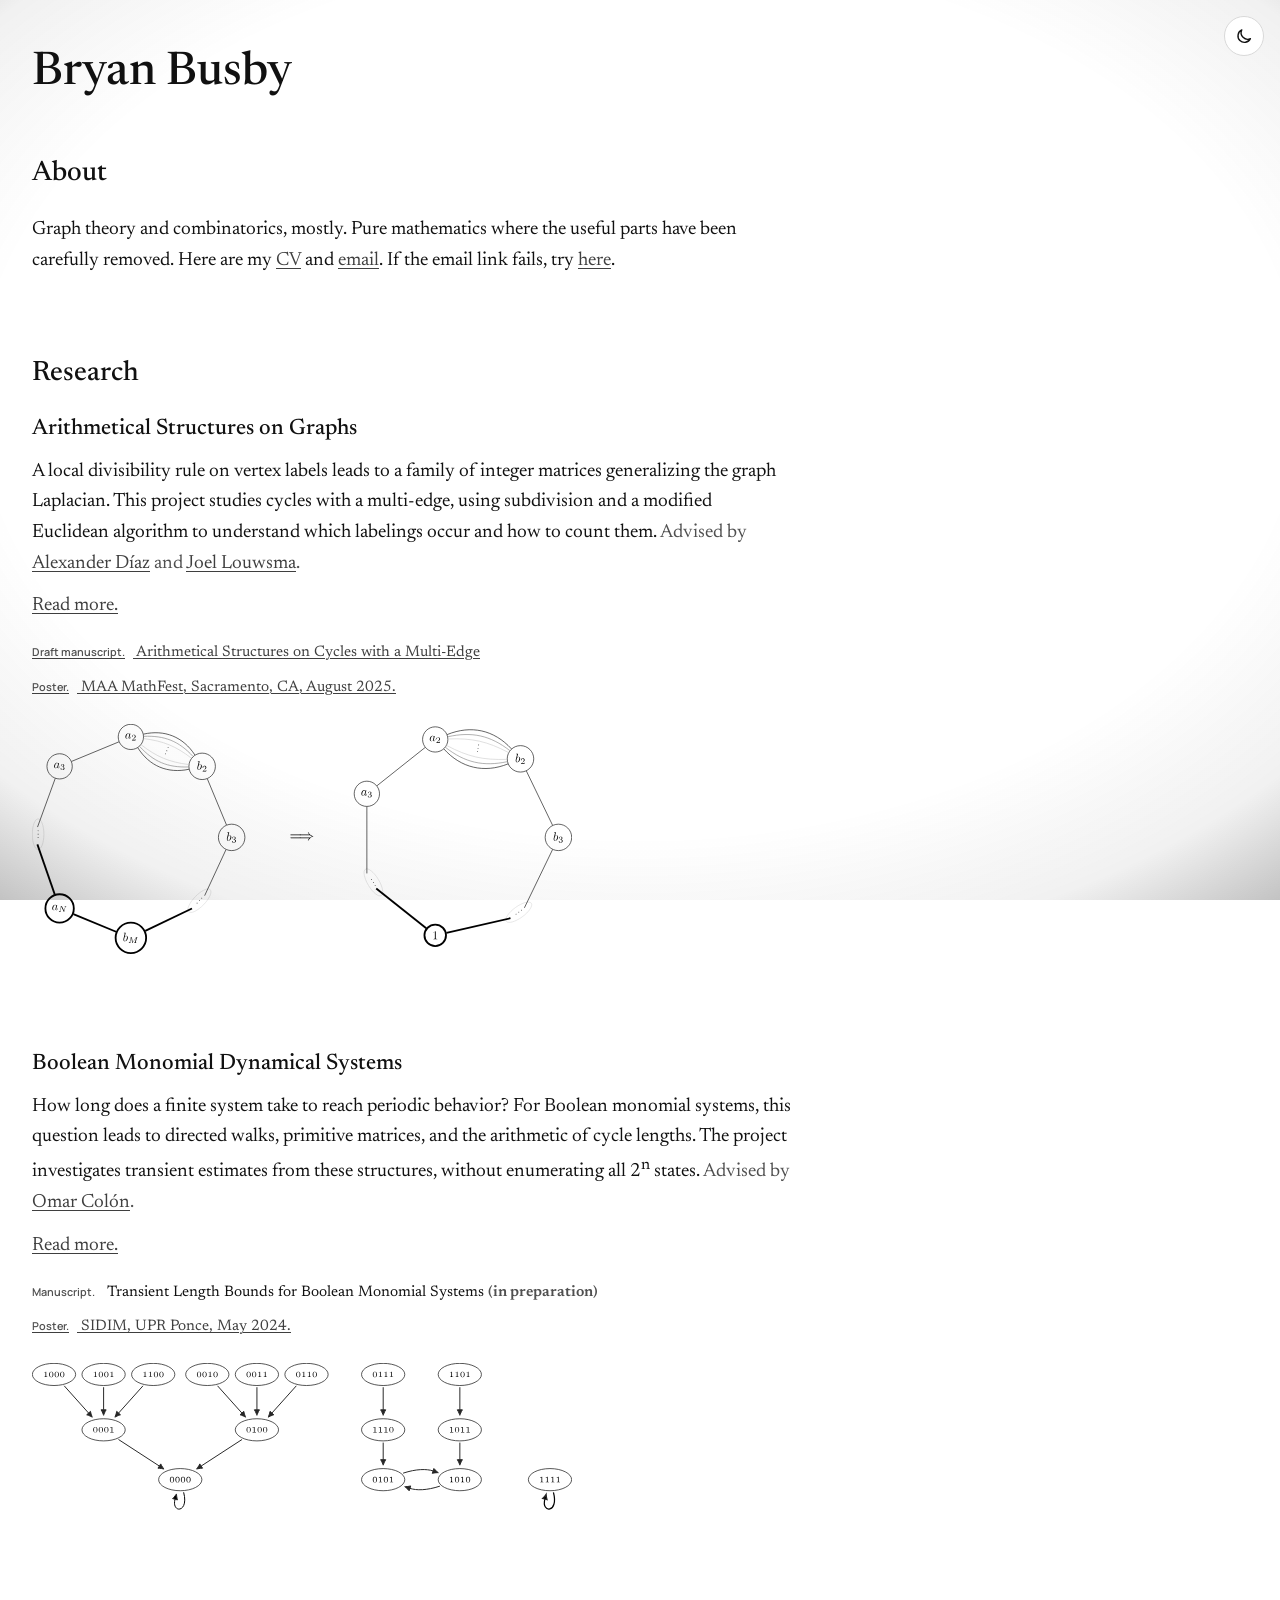
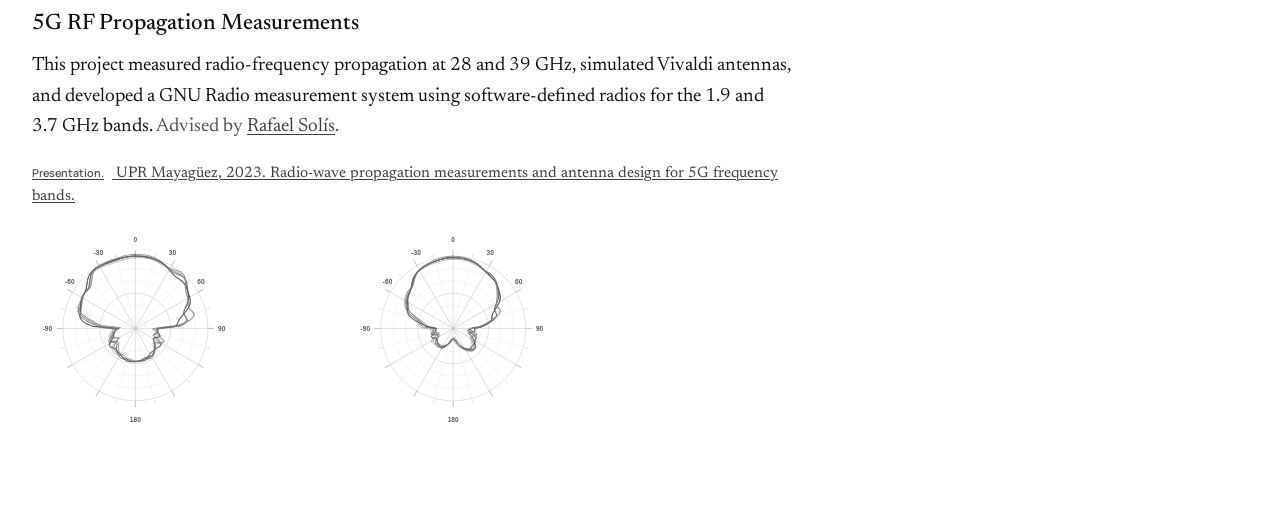
<file: index.html>
<!DOCTYPE html>
<html lang="en">
  <head>
    <meta name="viewport" content="width=device-width, initial-scale=1">
    <meta charset="UTF-8">
    <title>Bryan Busby</title>
    <meta name="author" content="Bryan Busby">
    <meta
      name="description"
      content="Academic homepage for Bryan Busby."
    >
    <link rel="preconnect" href="https://fonts.googleapis.com">
    <link rel="preconnect" href="https://fonts.gstatic.com" crossorigin>
    <link href="https://fonts.googleapis.com/css2?family=Newsreader:opsz,wght@6..72,400;500;600&amp;family=Manrope:wght@400;500;600&amp;display=swap" rel="stylesheet">
    <script src="theme.js?v=3"></script>
    <style>
      :root {
        color-scheme: light;
        --bg: #ffffff;
        --text: #111111;
        --muted: #505050;
        --line: #d8d8d8;
        --link: #3f3f3f;
        --measure: 760px;
        --figure-measure: 540px;
        --vignette-strength: 0.85;
        --end-scroll-space: 6rem;
      }

      html {
        scroll-behavior: smooth;
        -webkit-text-size-adjust: 100%;
        overflow-x: hidden;
        background: var(--bg);
        overscroll-behavior-y: none;
      }

      *,
      *::before,
      *::after {
        box-sizing: border-box;
      }

      body {
        margin: 0;
        width: 100%;
        min-height: 100vh;
        min-height: 100dvh;
        overflow-x: hidden;
        background: var(--bg);
        overscroll-behavior-y: none;
        color: var(--text);
        overflow-wrap: anywhere;
        font-family: "Newsreader", "Iowan Old Style", "Palatino Linotype", "Book Antiqua", Georgia, serif;
        font-size: 1.2rem;
        line-height: 1.6;
        font-optical-sizing: auto;
        text-rendering: optimizeLegibility;
      }

      body::after {
        content: "";
        position: fixed;
        inset: 0;
        z-index: 30;
        pointer-events: none;
        opacity: var(--vignette-strength);
        background: radial-gradient(
          ellipse 90% 86% at 50% 44%,
          transparent 57%,
          rgba(17, 17, 17, 0.07) 74%,
          rgba(17, 17, 17, 0.58) 100%
        );
      }

      .site-shell {
        width: 100%;
        padding: 3rem 0 var(--end-scroll-space);
        background: var(--bg);
      }

      .site-shell > h1,
      .site-shell > main {
        padding-left: 2rem;
        padding-right: 2rem;
      }

      h1,
      h2,
      h3,
      p,
      nav {
        margin-top: 0;
      }

      h1 {
        margin-bottom: 0;
        font-size: 2.9rem;
        font-weight: 500;
        letter-spacing: normal;
        line-height: 1.12;
        font-family: "Newsreader", "Iowan Old Style", Georgia, serif;
      }

      h2 {
        margin-bottom: 1.5rem;
        color: var(--text);
        font-size: 1.75rem;
        font-weight: 500;
        letter-spacing: normal;
        line-height: 1.25;
        text-transform: none;
        font-family: "Newsreader", "Iowan Old Style", Georgia, serif;
      }

      h3 {
        margin-bottom: 0.75rem;
        font-size: 1.4rem;
        font-weight: 500;
        letter-spacing: normal;
        line-height: 1.3;
        font-family: "Newsreader", "Iowan Old Style", Georgia, serif;
      }

      p {
        margin-bottom: 1.4rem;
      }

      strong {
        font-weight: 600;
      }

      em {
        font-style: italic;
      }

      a {
        color: var(--link);
        overflow-wrap: anywhere;
        word-break: break-word;
        text-decoration-thickness: 1px;
        text-underline-offset: 0.14em;
      }

      img {
        max-width: 100%;
        height: auto;
        background-color: transparent;
        filter: grayscale(1);
      }

      a:hover,
      a:focus-visible {
        color: var(--link);
      }

      .skip-link {
        position: fixed;
        top: 0.75rem;
        left: 1rem;
        z-index: 20;
        transform: translateY(-140%);
        padding: 0.5rem 0.75rem;
        background: var(--bg);
        border: 1px solid currentColor;
      }

      .skip-link:focus {
        transform: translateY(0);
      }

      h1,
      section {
        max-width: var(--measure);
      }

      section {
        --section-measure: min(100%, var(--measure));
        margin: 0;
      }

      section + section {
        margin-top: 5rem;
      }

      main > section:first-child {
        margin-top: 3.5rem;
      }

      .intro-copy p { margin-bottom: 0; }

      section p,
      .project .gallery {
        width: var(--section-measure);
        max-width: var(--section-measure);
      }

      section[id] {
        scroll-margin-top: 7rem;
      }

      .project {
        display: grid;
        gap: 0;
        margin: 6rem 0 0;
        width: var(--section-measure);
        max-width: var(--section-measure);
      }

      section > .project:first-of-type {
        margin-top: 0;
      }

      .project p { margin-bottom: 0; }

      .project > p { margin-top: 0.75rem; }

      .project-copy {
        position: relative;
        padding-left: 0;
      }

      .intro-copy {
        position: relative;
        padding-left: 0;
      }

      .project-copy h3,
      .project-copy p {
        width: 100%;
        max-width: 100%;
      }

      .gallery {
        display: flex;
        flex-wrap: wrap;
        gap: 1rem;
        margin-top: 0;
        align-items: flex-start;
        justify-content: flex-start;
        max-width: 100%;
      }

      .project .gallery {
        margin-top: 1.5rem;
        margin-left: 0;
        width: 100%;
        max-width: 100%;
      }

      .gallery > * {
        width: auto;
      }

      .figure-frame {
        display: flex;
        align-items: center;
        justify-content: center;
        width: min(90%, var(--figure-measure));
        max-width: 100%;
        overflow: hidden;
        background-color: transparent;
      }

      .preview-figure {
        display: block;
        width: 100%;
        height: auto;
      }

      .meta {
        color: var(--muted);
      }

      .section-intro {
        color: var(--muted);
      }

      .advisor {
        color: var(--muted);
      }

      .status {
        color: var(--muted);
        font-weight: 600;
      }

      .project-materials {
        display: grid;
        gap: 0.75rem;
        margin: 1.25rem 0 0;
        width: 100%;
        max-width: 100%;
        font-size: 0.95rem;
        line-height: 1.5;
      }

      .material-label {
        margin-right: 0.5rem;
        color: var(--muted);
        font-family: "Manrope", system-ui, -apple-system, BlinkMacSystemFont, "Segoe UI", sans-serif;
        font-size: 0.68rem;
        font-weight: 600;
        letter-spacing: normal;
        text-transform: none;
        white-space: nowrap;
      }

      .project-materials p {
        margin: 0;
        padding-left: 0;
      }

      .material-link {
        display: block;
        color: var(--link);
        text-decoration: underline;
        text-decoration-thickness: 1px;
        text-underline-offset: 0.14em;
      }

      .material-link:hover,
      .material-link:focus-visible {
        color: var(--link);
        text-decoration: underline;
      }

      .material-link:focus-visible {
        outline: 2px solid currentColor;
        outline-offset: 3px;
      }

      @media (max-width: 959px) {
        h1,
        section {
          max-width: var(--measure);
        }
      }

      :root[data-theme="dark"] {
        color-scheme: dark;
        --bg: #000000;
        --text: #eeeeea;
        --muted: #b8b8b2;
        --line: #41413e;
        --link: #ddddda;
      }

      :root[data-theme="dark"] img {
        filter: grayscale(1) invert(0.92) brightness(1.04) contrast(1.14);
      }

      :root[data-theme="dark"] .arith-merge {
        filter: brightness(0) invert(1);
      }

      @media (max-width: 720px) {
        body::after {
          background: radial-gradient(
            ellipse 108% 84% at 50% 42%,
            transparent 60%,
            rgba(17, 17, 17, 0.05) 76%,
            rgba(17, 17, 17, 0.46) 100%
          );
        }

        body {
          padding: 0;
          font-size: 1.04rem;
        }

        h1 {
          font-size: 2.35rem;
        }

        h2 {
          font-size: 1.5rem;
        }

        h3 {
          font-size: 1.25rem;
        }

        main > section:first-child { margin-top: 2.5rem; }

        section + section { margin-top: 4rem; }

        section[id] {
          scroll-margin-top: 8.5rem;
        }

        .site-shell {
          padding: 1.75rem 0 var(--end-scroll-space);
        }

        .site-shell > h1,
        .site-shell > main {
          padding-left: 1rem;
          padding-right: 1rem;
        }

        .figure-frame {
          aspect-ratio: auto;
          min-height: 0;
        }

        .project-copy {
          padding-left: 0;
        }

        .intro-copy {
          padding-left: 0;
        }

        .project-materials {
          font-size: 0.88rem;
          line-height: 1.45;
        }

        .project-materials p { padding-left: 0; }


      }

    </style>
  </head>
  <body>
    <button class="theme-toggle" type="button" aria-label="Switch color theme"><svg viewBox="0 0 24 24" aria-hidden="true"><path d="M20.1 15.2A8.5 8.5 0 0 1 8.8 3.9 8.5 8.5 0 1 0 20.1 15.2Z"></path></svg></button>
    <a class="skip-link" href="#content">Skip to content</a>
    <div class="site-shell">
      <h1>Bryan Busby</h1>

      <main id="content">
        <section id="about">
        <h2>About</h2>
        <div class="intro-copy">
          <p>
            Graph theory and combinatorics, mostly. Pure mathematics where the
            useful parts have been carefully removed. Here are my
            <a href="assets/Bryan_Busby_CV.pdf">CV</a> and
            <a href="mailto:bryan.busby@upr.edu">email</a>. If the email link
            fails, try <a href="email.html">here</a>.
          </p>
        </div>
        </section>

      <section id="works">
        <h2>Research</h2>

        <div class="project">
          <div class="project-copy">
            <h3>Arithmetical Structures on Graphs</h3>
            <p>
              A local divisibility rule on vertex labels leads to a family
              of integer matrices generalizing the graph Laplacian. This
              project studies cycles with a multi-edge, using subdivision
              and a modified Euclidean algorithm to understand which
              labelings occur and how to count them.
              <span class="advisor">Advised by
              <a href="https://sites.google.com/site/diazlopezalexander/home">Alexander Díaz</a>
              and <a href="https://www.joellouwsma.com">Joel Louwsma</a>.</span>
            </p>
          </div>
          <p><a href="arithmetical-structures.html">Read more.</a></p>
          <div class="project-materials">
            <p>
              <a class="material-link" href="VPR3.pdf" aria-label="Open PDF for Arithmetical Structures on Cycles with a Multi-Edge">
                <span class="material-label">Draft manuscript.</span> Arithmetical
                Structures on Cycles with a Multi-Edge
              </a>
            </p>
            <p>
              <a class="material-link" href="assets/posters/2025_arithmetical_structures_poster.pdf" aria-label="Open poster PDF for Arithmetical Structures on Cycles with a Multi-Edge">
                <span class="material-label">Poster.</span> MAA MathFest,
                Sacramento, CA, August 2025.
              </a>
            </p>
          </div>
          <div class="gallery gallery-arith">
            <div class="figure-frame">
              <img
                class="preview-figure arith-merge"
                src="assets/figures/arithmetical-merge.svg"
                alt="Multi-edge cycle obtained by identifying two endpoints in the construction."
                loading="lazy"
              />
            </div>
          </div>
        </div>

        <div class="project">
          <div class="project-copy">
            <h3>Boolean Monomial Dynamical Systems</h3>
            <p>
              How long does a finite system take to reach periodic behavior?
              For Boolean monomial systems, this question leads to directed
              walks, primitive matrices, and the arithmetic of cycle lengths.
              The project investigates transient estimates from these
              structures, without enumerating all 2<sup>n</sup> states.
              <span class="advisor">Advised by
              <a href="https://pegasus.uprm.edu/ocolon/">Omar Colón</a>.</span>
            </p>
          </div>
          <p><a href="boolean-dynamics.html">Read more.</a></p>
          <div class="project-materials">
            <p>
              <span class="material-label">Manuscript.</span> Transient Length
              Bounds for Boolean Monomial Systems
              <span class="status">(in preparation)</span>
            </p>
            <p>
              <a class="material-link" href="assets/posters/2024_discrete_dynamical_systems_poster.pdf" aria-label="Open poster PDF for Transient Length Bounds for Boolean Monomial Systems">
                <span class="material-label">Poster.</span> SIDIM, UPR Ponce,
                May 2024.
              </a>
            </p>
          </div>
          <div class="gallery gallery-boolean">
            <div class="figure-frame">
              <img
                class="preview-figure boolean-state"
                src="assets/fig-boolean.svg"
                alt="State graph of the Boolean monomial system."
                loading="lazy"
              />
            </div>
          </div>
        </div>

        <div class="project">
          <div class="project-copy">
            <h3>5G RF Propagation Measurements</h3>
            <p>
              This project measured radio-frequency propagation at 28 and 39
              GHz, simulated Vivaldi antennas, and developed a GNU Radio
              measurement system using software-defined radios for the 1.9 and
              3.7 GHz bands.
              <span class="advisor">Advised by
              <a href="https://inec.uprm.edu/rafaelr/">Rafael Solís</a>.</span>
            </p>
          </div>
          <div class="project-materials">
            <p>
              <a class="material-link" href="assets/posters/CarsePoster2023.pdf" aria-label="Open PDF presentation for 5G RF propagation">
                <span class="material-label">Presentation.</span> UPR Mayagüez,
                2023. Radio-wave propagation measurements and antenna design
                for 5G frequency bands.
              </a>
            </p>
          </div>
          <div class="gallery gallery-rf">
            <div class="figure-frame">
              <img
                class="preview-figure rf-diagram"
                src="assets/fig-rf-digraph.svg"
                alt="Simulated H-plane and E-plane antenna gain patterns shown as several monochrome traces."
                loading="lazy"
              />
            </div>
          </div>
        </div>
      </section>

      </main>
    </div>

    <script>
      const updateVignette = () => {
        const documentHeight = document.documentElement.scrollHeight - window.innerHeight;
        const progress = documentHeight > 0 ? Math.min(window.scrollY / documentHeight, 1) : 0;
        document.documentElement.style.setProperty(
          "--vignette-strength",
          (0.85 + progress * 0.15).toFixed(2)
        );
      };

      updateVignette();
      window.addEventListener("scroll", updateVignette, { passive: true });
      window.addEventListener("resize", updateVignette);
    </script>
  </body>
</html>
</file>
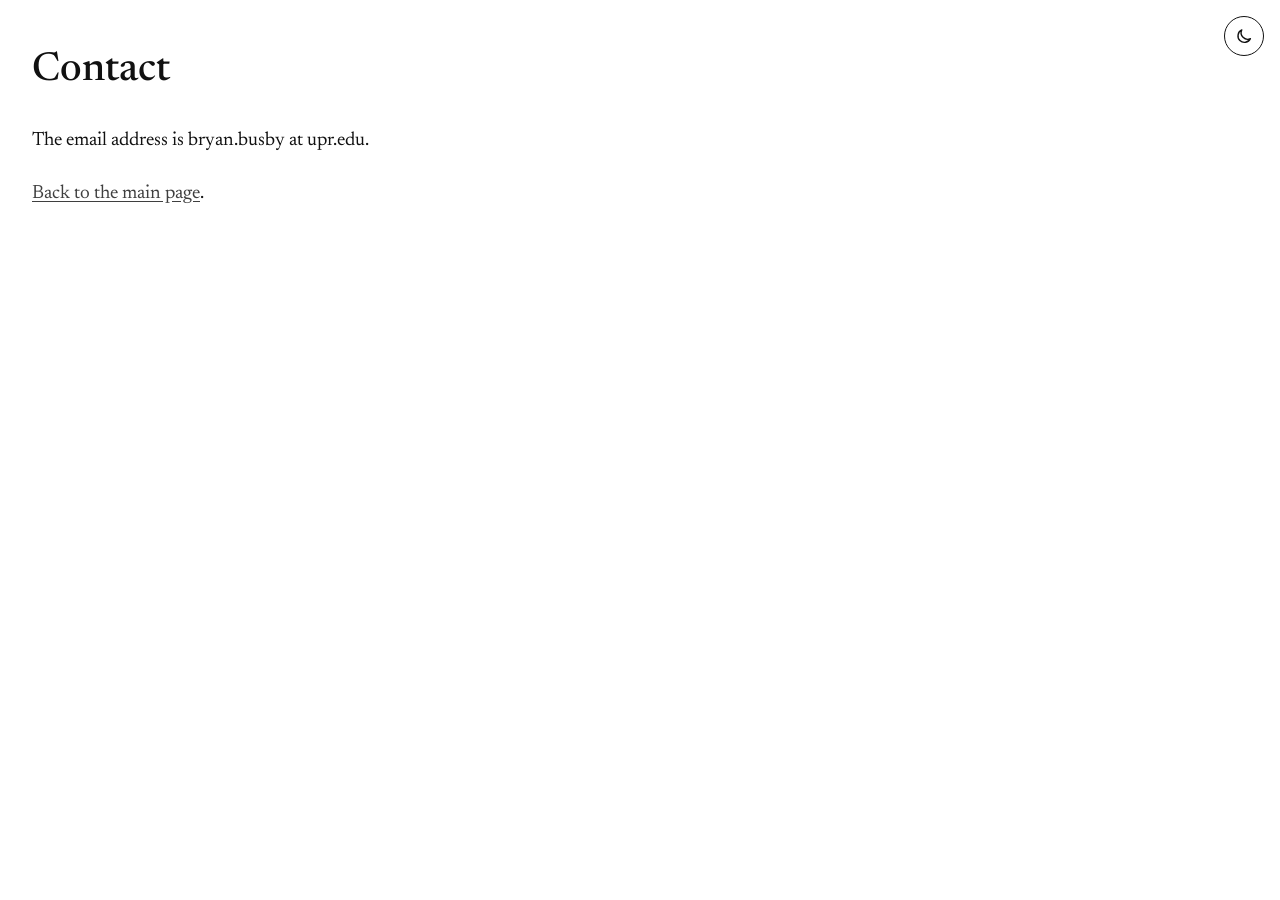
<file: email.html>
<!DOCTYPE html>
<html lang="en">
  <head>
    <meta charset="UTF-8">
    <meta name="viewport" content="width=device-width, initial-scale=1">
    <title>Contact Bryan Busby</title>
    <meta name="description" content="Email contact information for Bryan Busby.">
    <link rel="preconnect" href="https://fonts.googleapis.com">
    <link rel="preconnect" href="https://fonts.gstatic.com" crossorigin>
    <link href="https://fonts.googleapis.com/css2?family=Newsreader:opsz,wght@6..72,400;500;600&amp;display=swap" rel="stylesheet">
    <script src="theme.js?v=3"></script>
    <style>
      :root {
        color-scheme: light;
        --bg: #ffffff;
        --text: #111111;
        --link: #3f3f3f;
      }

      * {
        box-sizing: border-box;
      }

      body {
        margin: 0;
        padding: 3rem 2rem;
        color: var(--text);
        background: var(--bg);
        font-family: "Newsreader", "Iowan Old Style", "Palatino Linotype", Georgia, serif;
        font-size: 1.2rem;
        line-height: 1.6;
      }

      main {
        width: min(100%, 760px);
      }

      h1 {
        margin: 0 0 2rem;
        font-size: 2.5rem;
        font-weight: 500;
        line-height: 1.15;
      }

      p {
        margin: 0 0 1.4rem;
      }

      a {
        color: var(--link);
        text-underline-offset: 0.14em;
      }

      :root[data-theme="dark"] {
        color-scheme: dark;
        --bg: #000000;
        --text: #eeeeea;
        --link: #ddddda;
      }

      @media (max-width: 640px) {
        body {
          padding: 1.75rem 1rem;
        }
      }
    </style>
  </head>
  <body>
    <button class="theme-toggle" type="button" aria-label="Switch color theme"><svg viewBox="0 0 24 24" aria-hidden="true"><path d="M20.1 15.2A8.5 8.5 0 0 1 8.8 3.9 8.5 8.5 0 1 0 20.1 15.2Z"></path></svg></button>
    <main>
      <h1>Contact</h1>
      <p>The email address is bryan.busby at upr.edu.</p>
      <p><a href="index.html#about">Back to the main page</a>.</p>
    </main>
  </body>
</html>
</file>
